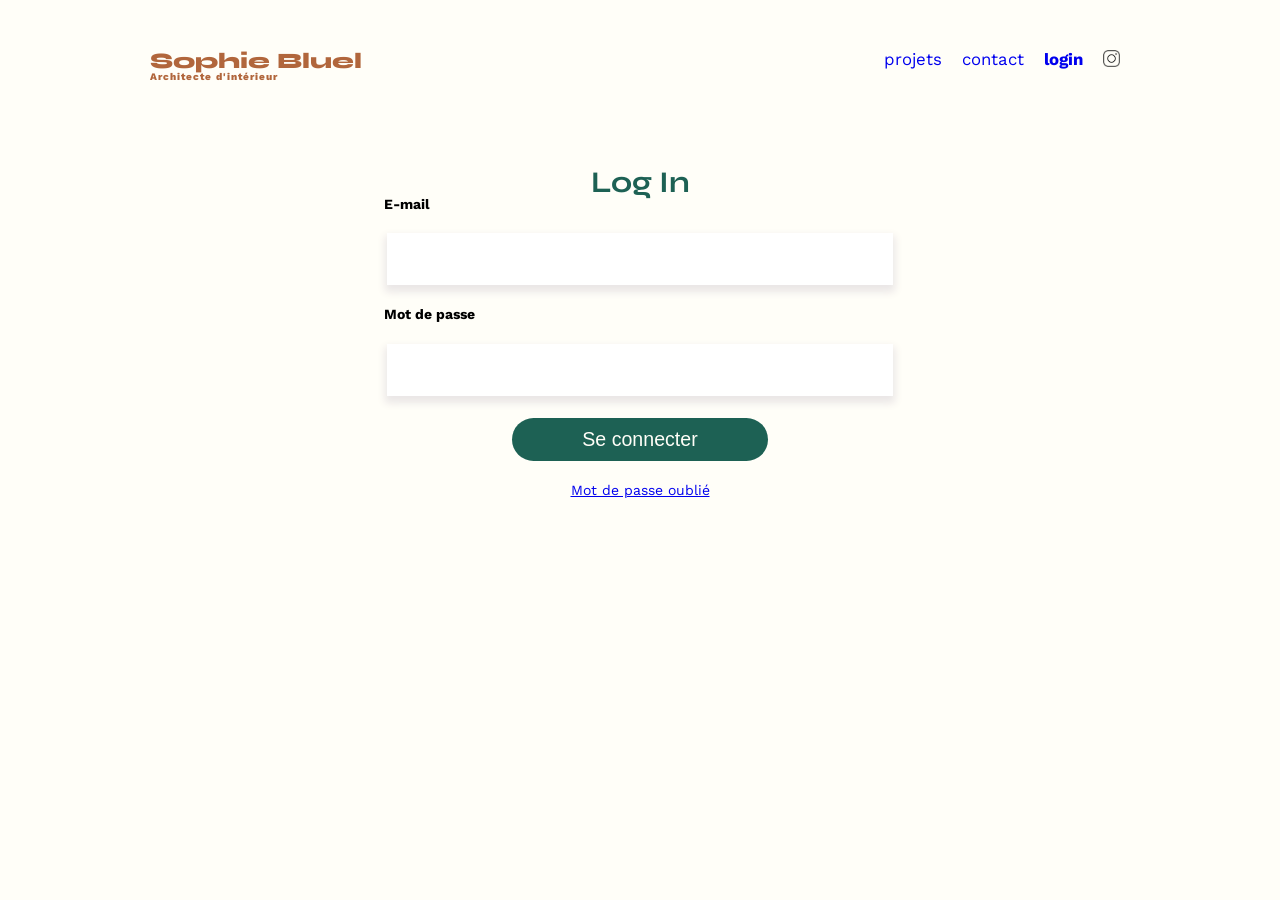
<file: FrontEnd/connexion.html>
<!DOCTYPE html>
<html lang="en">
<head>
    <meta charset="UTF-8">
	<title>Sophie Bluel - Architecte d'intérieur</title>
	<meta name="viewport" content="width=device-width, initial-scale=1.0">
	<link rel="preconnect" href="https://fonts.googleapis.com">
	<link rel="preconnect" href="https://fonts.gstatic.com" crossorigin>
	<link href="https://fonts.googleapis.com/css2?family=Syne:wght@700;800&family=Work+Sans&display=swap" rel="stylesheet">
	<meta name="description" content="">
	<link rel="stylesheet" href="./assets/style.css">
	<script type="module" src="connexion.js" defer></script>
</head>
<body>
    <header>
        <h1>Sophie Bluel <span>Architecte d'intérieur</span></h1>
        <nav>
            <ul>
                <li><a href="index.html#portfolio" class="header-link">projets</a></li>
                <li><a href="index.html#contact" class="header-link">contact</a></li>
                <li><a href="connexion.html" class="header-link">login</a></li>
                <li><img src="./assets/icons/instagram.png" alt="Instagram"></li>
            </ul>
        </nav>
    </header>
    <section id="connexion">
        <h2>Log In</h2>
        <form class="formulaire-connexion" >
            <label for="email">E-mail</label>
            <input type="email" name="email" id="email" required>
            <label for="pwd">Mot de passe</label>
            <input type="password" name="pwd" id="pwd">
            <button type="submit">Se connecter</button>
            <a href="index.html">Mot de passe oublié</a>
        </form>
        <form action="" method="post"></form>
    </section>
</body>
</html>
</file>
<file: FrontEnd/assets/style.css>
/* http://meyerweb.com/eric/tools/css/reset/
   v2.0 | 20110126
   License: none (public domain)
*/

html, body, div, span, applet, object, iframe,
h1, h2, h3, h4, h5, h6, p, blockquote, pre,
a, abbr, acronym, address, big, cite, code,
del, dfn, em, img, ins, kbd, q, s, samp,
small, strike, strong, sub, sup, tt, var,
b, u, i, center,
dl, dt, dd, ol, ul, li,
fieldset, form, label, legend,
table, caption, tbody, tfoot, thead, tr, th, td,
article, aside, canvas, details, embed,
figure, figcaption, footer, header, hgroup,
menu, nav, output, ruby, section, summary,
time, mark, audio, video {
	margin: 0;
	padding: 0;
	border: 0;
	font-size: 100%;
	font: inherit;
	vertical-align: baseline;
}
/* HTML5 display-role reset for older browsers */
article, aside, details, figcaption, figure,
footer, header, hgroup, menu, nav, section {
	display: block;
}
body {
	line-height: 1;
	background-color: #fffef8;
}
ol, ul {
	list-style: none;
}
blockquote, q {
	quotes: none;
}
blockquote:before, blockquote:after,
q:before, q:after {
	content: '';
	content: none;
}
table {
	border-collapse: collapse;
	border-spacing: 0;
}

body {
	max-width: 1500px;
	margin:auto;
	font-family: 'Work Sans' ;
	font-size: 14px;
}
#editBanner{
	display: flex;
	flex-direction: row;
	justify-content: center;
	align-items: center;
	height: 56px;
	background-color: black;
	color: #fffef8;
}
#editBanner> *{
	padding: 0 4px 0 4px;
}
header {
	display: flex;
	justify-content: space-between;
	margin: 50px 0;
	padding: 0 150px;
}
header nav ul li:last-child img{
	height: 16.8px;
}
main{
	padding: 0 250px;
	margin-top: 80px;
}
section {
	margin: 50px 0
}

h1{
	display: flex;
	flex-direction: column;
	font-family: 'Syne';
	font-size: 22px;
	font-weight: 800;
	color: #B1663C
}

h1 > span {
	font-family: 'Work Sans';
	font-size:10px;
	letter-spacing: 0.1em;
;
}

h2{
	font-family: 'Syne';
	font-weight: 700;
	font-size: 30px;
	color: #1D6154
}
nav ul {
	display: flex;
	align-items: center;
	list-style-type: none;
}
nav li {
	padding: 0 10px;
	font-size: 1.2em;
}
nav li a{
	text-decoration: none;
}

.header-link:visited{
	color: rgb(0, 0, 0);
}
.header-link:fo{
	color: rgb(0, 0, 0);
}

li:hover, a:hover {
	color: #B1663C;
}
#introduction {
	display: flex;
	align-items: center;
}
#introduction figure {
	flex: 1.2;
}
#introduction img {
	display: block;
	margin-right: 40px;
	width: 90%;
}

#introduction article {
	flex: 0.8;
}
#introduction h2 {
	margin-bottom: 1em;
}

#introduction p {
	margin-bottom: 0.5em;
}
#portfolio{
	flex-wrap: wrap;
	margin-top: 150px;
}
#portfolio h2 {
	text-align: center;
	margin-bottom: 1em;
}
#editProjects{
	display: flex;
	align-items: flex-end;
	width: 30%;
	height: fit-content;
	padding-top: 6px;
}
#editProjects span{
	padding-right: 10px;
}

#filter{
	margin: 50px 0 50px 0;
}
#filter ul{
	display: flex;
	justify-content: center;
}
#filter li{
	border: 1px solid #1D6154;
	border-radius: 30px;
	color: #1D6154;
	font-size: large;
	font-weight: bolder;
	padding: 8px 25px ;
	margin: 0 6px 0 6px;
}
#filter li:hover{
	cursor: pointer;
}
.selected{
	background-color: #1D6154;
	color: #fffef8 !important;
}

.gallery {
	width: 100%;
	display: grid;
	grid-template-columns: 1fr 1fr 1fr;
	grid-column-gap: 20px;
	grid-row-gap: 20px;
}

.gallery img {
	width: 100%;

}
#contact {
	width: 50%;
margin: auto;
}
#contact > * {
	text-align: center;

}
#contact h2{
	margin-bottom: 20px;
}
#contact form {
	text-align: left;
	margin-top:30px;
	display: flex;
	flex-direction: column;
}

#contact input {
	height: 50px;
	font-size: 1.2em;
	border: none;
	box-shadow: 0px 4px 14px rgba(0, 0, 0, 0.09);
}
#contact label {
	margin: 2em 0 1em 0;
}
#contact textarea {
	border: none;
	box-shadow: 0px 4px 14px rgba(0, 0, 0, 0.09);
}

input[type="submit"]{
	font-family: 'Syne';
	font-weight: 700;
	color: white;
	background-color: #1D6154;
	margin : 2em auto ;
	width: 180px;
	text-align: center;
	border-radius: 60px ;
}

footer nav ul {
	display: flex;
	justify-content: flex-end;
	margin: 2em
}

/****************** Connexion.html **************************/
nav li:nth-child(3) {
	font-weight: bold;
}

#connexion{
	display: flex;
	flex-direction: column;
	justify-content: center;
	align-items: center;
	height: 400px;
}

.formulaire-connexion{
	display: flex;
	flex-direction: column;
	justify-content: space-between;
	align-items: center;
	height: 300px;
	width: 40%;
}
.formulaire-connexion input{
	border: 0px;
	box-shadow: 0px 5px 8px 2px rgb(234, 230, 230);
	width: 98%;
	height: 50px;
}
.formulaire-connexion button{
	background-color: #1D6154;
	border: 0px;
	border-radius: 30px;
	padding: 10px 0px 10px 0px;
	color: #fffef8;
	width: 50%;
	font-size: 140%;
}
.formulaire-connexion label{
	width: 100%;
	font-weight: bold;
}

/******************** Modal - Suppression de projets ************************/
.modal{
	position: fixed;
	display: flex;
	align-items: center;
	justify-content: center;
	top: 0;
	left: 0;
	width: 100%;
	height: 100%;
	background: rgba(0, 0, 0, 0.35);
}

.modal-wrapper{
	display: flex;
	flex-direction: column;
	align-items: center;
	overflow: auto;
	width: 630px;
	height: fit-content;
	padding: 26px;
	background-color: #fff;
	border-radius: 2%;
	
}
.fa-xmark{
	align-self: flex-end;
	font-size: 22px;
}
#titleModal{
	color: black;
	font-family: 'Trebuchet MS', 'Lucida Sans Unicode', 'Lucida Grande', 'Lucida Sans', Arial, sans-serif;
	font-weight: 400;
	font-size: 29px ;
	height: fit-content;
	margin: 15px 0 0 0 !important;
}
.list-photo-edit{
	display: grid;
	grid-template-columns: 1fr 1fr 1fr 1fr 1fr;
	column-gap: 10px;
	row-gap: 30px;
	border-bottom: 1px solid #cfcfcf;
	width: 73%;
	height: fit-content;
	padding: 55px 0px 65px 0px;
	margin-bottom: 50px;
}
.list-photo-edit figure{
	display: flex;
	position: relative;
	flex-direction: column;
}
.list-photo-edit i{
	align-self: flex-end;
	position:absolute;
	top: 6px;
	right: 6px;
	width: fit-content;
	height: fit-content;
	padding: 4px 5px;
	border-radius: 3px;
	background-color: black;
	font-size: 11px;
}
.list-photo-edit figure img{
	width: 100%;
}
#addImgBtn{
	background-color: #1D6154;
	color: #fff;
	border-radius: 20px;
	width: 43%;
	height: 35px;
	font-family:'Century Gothic',sans-serif;
	font-size: 15px;
	margin-bottom: 20px;
}
.fa-xmark, .fa-trash-can, #addImgBtn{
	cursor: pointer;
}

/******************** Modal - Ajout de projets ************************/

.modal-wrapper-2{
	display: grid;
	grid-template-columns: 1fr 1fr 1fr 1fr 1fr 1fr;
	grid-template-rows: 8% 12% 60% 20%;
	height: 650px;
}

.fa-arrow-left{
	grid-column: 1/2;
	height: 100%;
	font-size: x-large;
}

.fa-xmark{
	grid-column: 6/7;
	height: 100%;
	text-align: right;
}

#titleModal2{
	grid-column: 3/5;
	color: black;
	font-family: sans-serif;
	font-weight: lighter;
}

.projects-add-form{
	grid-column: 2/6;
	height: 100%;
}
.projects-add-form form{
	display: flex;
	flex-direction: column;
	justify-content: space-evenly;
	height: 100%;
}
.add-img{
	display: flex;
	flex-direction: column;
	justify-content: space-evenly;
	align-items: center;
	height: 40%;
	background-color: #e8f1f6;
	padding: 0 25%;
}

#img-preview{
	width:100%;
	height:100%;
}

.add-img .fa-image{
	color: #b9c5cc;
	font-size: 60px;
}
.add-img label{
	width: 90%;
	height: 25%;
	background-color: #cbd6dc;
	color: #306685;
	font-weight: bolder;
	border-radius: 20px;
	align-content: center;
	text-align: center;
}
.add-img span{
	height: 10%;
}

#title, #categoryId{
	height: 40px;
	padding: 0px;
	border-style: none;
	box-shadow: 0px 4px 30px -12px rgb(141, 139, 139);
}

#validateBtn{
	grid-column: 3/5;
	background-color: #a7a7a7;
	color: #fff;
	border: none;
	border-radius: 20px;
	width: 100%;
	height: 35px;
	font-family:'Century Gothic',sans-serif;
	font-size: 15px;
	margin-bottom: 20px;
}

.okColor{
	background-color: #1D6154 !important;
}
</file>
